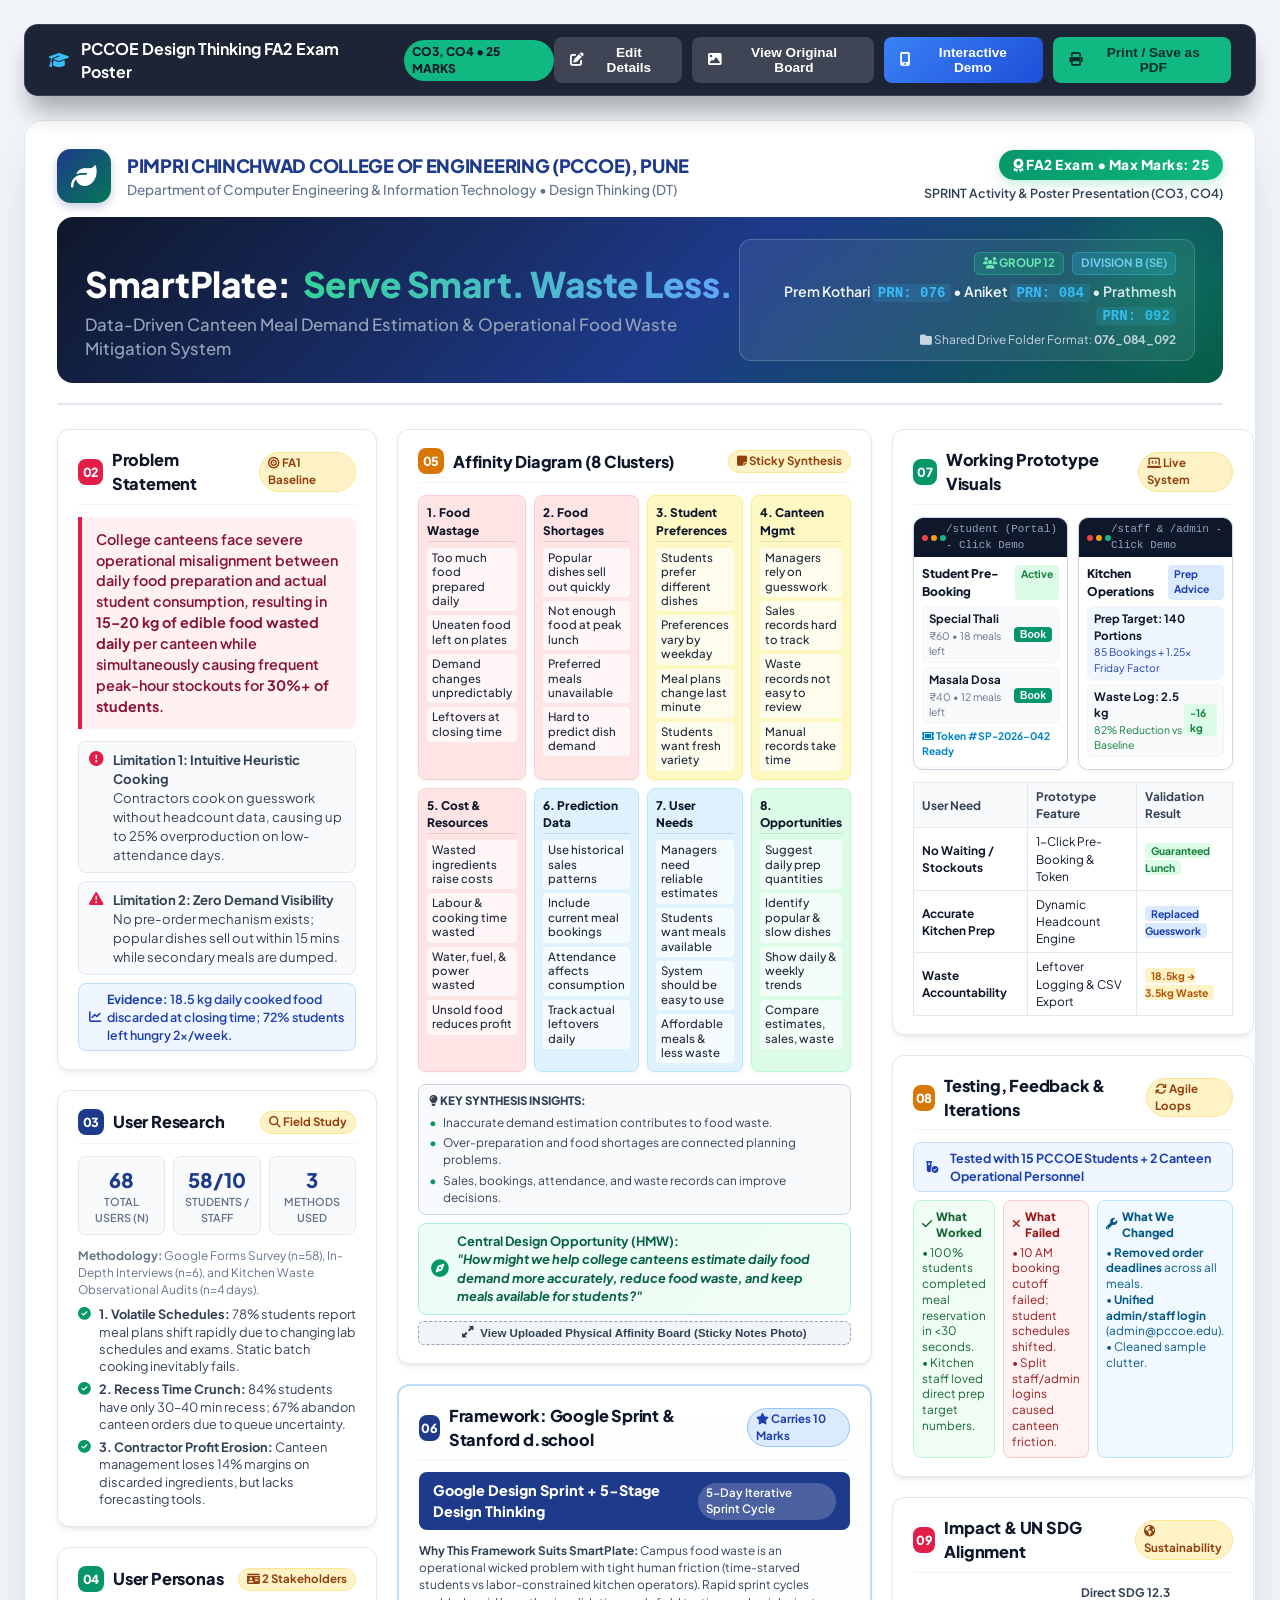
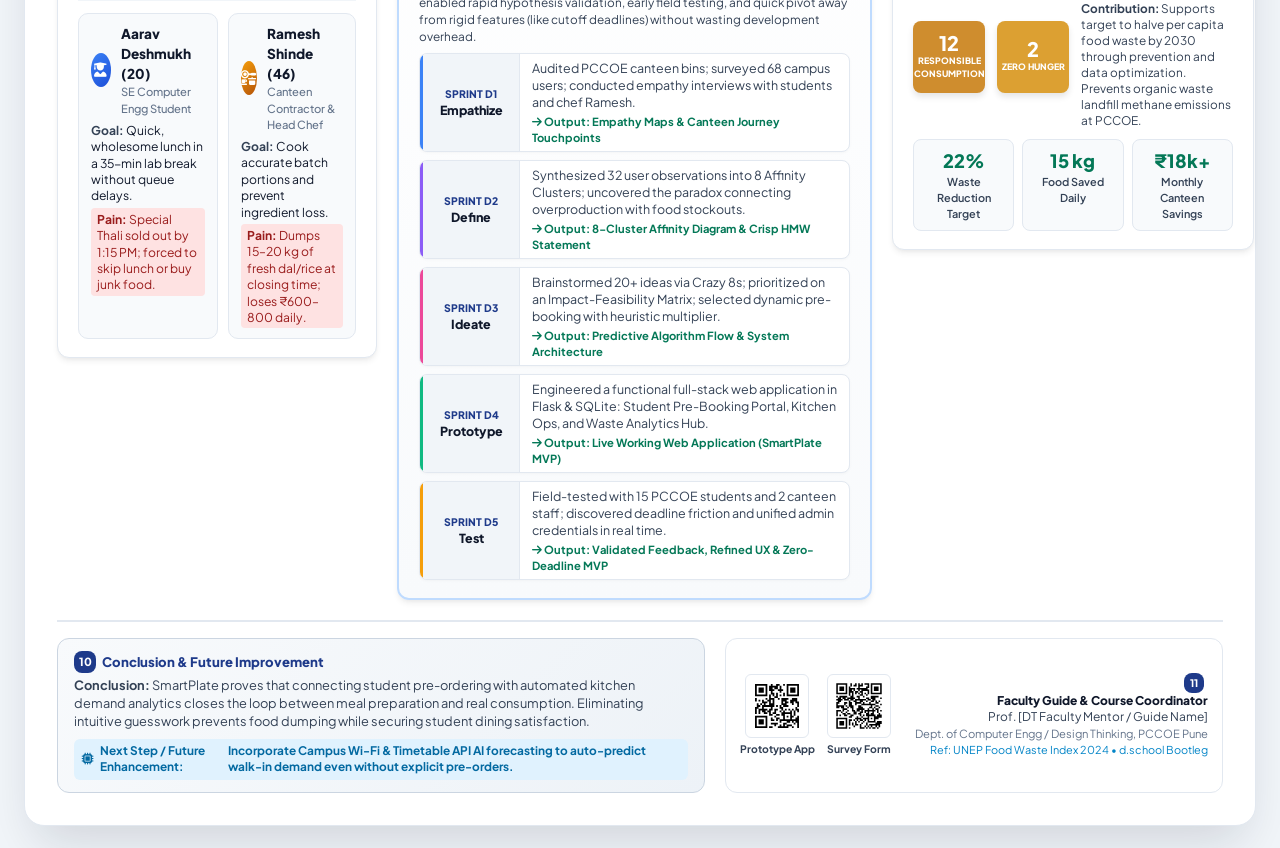
<file: poster.html>
<!DOCTYPE html>
<html lang="en">
<head>
  <meta charset="UTF-8" />
  <meta name="viewport" content="width=device-width, initial-scale=1.0" />
  <title>SmartPlate | FA2 Design Thinking Poster & Interactive Prototype</title>
  <link rel="preconnect" href="https://fonts.googleapis.com" />
  <link rel="preconnect" href="https://fonts.gstatic.com" crossorigin />
  <link href="https://fonts.googleapis.com/css2?family=Plus+Jakarta+Sans:wght@400;500;600;700;800&family=Inter:wght@400;500;600;700&display=swap" rel="stylesheet" />
  <link rel="stylesheet" href="https://cdnjs.cloudflare.com/ajax/libs/font-awesome/6.5.2/css/all.min.css" />
  <style>
    :root {
      --primary: #1e3a8a;
      --primary-light: #3b82f6;
      --primary-subtle: #eff6ff;
      --emerald: #059669;
      --emerald-dark: #047857;
      --emerald-subtle: #ecfdf5;
      --amber: #d97706;
      --amber-subtle: #fffbeb;
      --rose: #e11d48;
      --rose-subtle: #fff1f2;
      --dark: #0f172a;
      --slate: #334155;
      --muted: #64748b;
      --border: #e2e8f0;
      --card-bg: #ffffff;
      --bg: #f1f5f9;
      --shadow: 0 4px 6px -1px rgba(0, 0, 0, 0.07), 0 2px 4px -2px rgba(0, 0, 0, 0.05);
      --shadow-lg: 0 10px 15px -3px rgba(0, 0, 0, 0.08), 0 4px 6px -4px rgba(0, 0, 0, 0.04);
      --radius: 12px;
      --radius-sm: 8px;
    }

    * { box-sizing: border-box; margin: 0; padding: 0; }
    body {
      font-family: 'Plus Jakarta Sans', 'Inter', -apple-system, BlinkMacSystemFont, sans-serif;
      background: var(--bg);
      color: var(--dark);
      line-height: 1.45;
      padding: 24px;
      min-width: 1200px;
    }

    /* Floating Toolbar (Hidden in Print) */
    .poster-toolbar {
      position: sticky;
      top: 16px;
      z-index: 1000;
      display: flex;
      justify-content: space-between;
      align-items: center;
      background: rgba(15, 23, 42, 0.94);
      backdrop-filter: blur(12px);
      color: #fff;
      padding: 12px 24px;
      border-radius: 14px;
      box-shadow: 0 20px 25px -5px rgba(0,0,0,0.3);
      margin-bottom: 24px;
      max-width: 1680px;
      margin-left: auto;
      margin-right: auto;
      border: 1px solid rgba(255,255,255,0.12);
    }
    .toolbar-title {
      display: flex;
      align-items: center;
      gap: 12px;
      font-weight: 700;
      font-size: 1rem;
    }
    .toolbar-title span.badge {
      background: #10b981;
      color: #0f172a;
      font-size: 0.75rem;
      font-weight: 800;
      padding: 3px 8px;
      border-radius: 999px;
    }
    .toolbar-actions {
      display: flex;
      gap: 10px;
    }
    .btn {
      display: inline-flex;
      align-items: center;
      gap: 8px;
      padding: 8px 16px;
      border-radius: 8px;
      font-weight: 600;
      font-size: 0.85rem;
      cursor: pointer;
      text-decoration: none;
      border: none;
      transition: all 0.2s;
    }
    .btn-primary { background: #10b981; color: #042f2e; }
    .btn-primary:hover { background: #34d399; transform: translateY(-1px); }
    .btn-secondary { background: rgba(255,255,255,0.15); color: #fff; }
    .btn-secondary:hover { background: rgba(255,255,255,0.25); }
    .btn-demo { background: linear-gradient(135deg, #3b82f6, #1d4ed8); color: #fff; }
    .btn-demo:hover { background: linear-gradient(135deg, #60a5fa, #2563eb); }
    .btn-outline { background: transparent; color: #94a3b8; border: 1px solid #475569; }
    .btn-outline:hover { color: #fff; border-color: #94a3b8; }

    /* Poster Main Container */
    .poster-container {
      max-width: 1680px;
      margin: 0 auto;
      background: #ffffff;
      border-radius: 20px;
      box-shadow: 0 25px 50px -12px rgba(15, 23, 42, 0.15);
      border: 1px solid var(--border);
      padding: 28px 32px 32px;
      position: relative;
    }

    /* SECTION 1: HEADER & TITLE */
    .poster-header {
      border-bottom: 2px solid #e2e8f0;
      padding-bottom: 20px;
      margin-bottom: 24px;
    }
    .header-top {
      display: flex;
      justify-content: space-between;
      align-items: center;
      margin-bottom: 14px;
    }
    .inst-brand {
      display: flex;
      align-items: center;
      gap: 16px;
    }
    .inst-logo {
      width: 54px;
      height: 54px;
      background: linear-gradient(135deg, #1e3a8a, #047857);
      color: white;
      border-radius: 14px;
      display: grid;
      place-items: center;
      font-size: 1.6rem;
      box-shadow: 0 4px 10px rgba(30,58,138,0.25);
    }
    .inst-details h3 {
      font-size: 1.15rem;
      font-weight: 800;
      color: var(--primary);
      letter-spacing: -0.3px;
    }
    .inst-details p {
      font-size: 0.85rem;
      color: var(--muted);
      font-weight: 500;
    }
    .exam-tag {
      text-align: right;
    }
    .exam-tag .pill-marks {
      display: inline-block;
      background: linear-gradient(135deg, #059669, #10b981);
      color: white;
      font-weight: 800;
      font-size: 0.85rem;
      padding: 5px 14px;
      border-radius: 999px;
      box-shadow: 0 4px 12px rgba(16, 185, 129, 0.25);
      letter-spacing: 0.5px;
    }
    .exam-tag p {
      font-size: 0.78rem;
      color: var(--slate);
      margin-top: 4px;
      font-weight: 600;
    }

    .project-banner {
      display: flex;
      justify-content: space-between;
      align-items: flex-end;
      background: linear-gradient(135deg, #0f172a 0%, #1e3a8a 55%, #065f46 100%);
      color: white;
      padding: 22px 28px;
      border-radius: 16px;
      position: relative;
      overflow: hidden;
    }
    .project-banner::after {
      content: "";
      position: absolute;
      top: -50px;
      right: -50px;
      width: 220px;
      height: 220px;
      background: radial-gradient(circle, rgba(16,185,129,0.25) 0%, rgba(255,255,255,0) 70%);
      border-radius: 50%;
      pointer-events: none;
    }
    .title-area h1 {
      font-size: 2.2rem;
      font-weight: 800;
      letter-spacing: -0.5px;
      display: flex;
      align-items: center;
      gap: 12px;
    }
    .title-area h1 span.highlight {
      background: linear-gradient(90deg, #34d399, #60a5fa);
      -webkit-background-clip: text;
      -webkit-text-fill-color: transparent;
    }
    .title-area .tagline {
      font-size: 1.05rem;
      font-weight: 500;
      color: #94a3b8;
      margin-top: 4px;
    }
    .team-card {
      background: rgba(255,255,255,0.08);
      backdrop-filter: blur(8px);
      border: 1px solid rgba(255,255,255,0.18);
      border-radius: 12px;
      padding: 12px 18px;
      text-align: right;
      min-width: 380px;
    }
    .team-meta {
      display: flex;
      justify-content: flex-end;
      gap: 8px;
      margin-bottom: 6px;
    }
    .team-badge {
      background: rgba(16, 185, 129, 0.25);
      border: 1px solid rgba(52, 211, 153, 0.4);
      color: #6ee7b7;
      font-size: 0.72rem;
      font-weight: 700;
      padding: 2px 8px;
      border-radius: 6px;
    }
    .team-members-list {
      font-size: 0.88rem;
      font-weight: 600;
      color: #f1f5f9;
      line-height: 1.5;
    }
    .prn-code {
      color: #38bdf8;
      font-family: monospace;
      font-weight: 700;
      background: rgba(56, 189, 248, 0.15);
      padding: 1px 6px;
      border-radius: 4px;
    }
    .drive-folder-note {
      font-size: 0.74rem;
      color: #cbd5e1;
      margin-top: 4px;
    }

    /* POSTER GRID LAYOUT: 3 COLUMNS */
    .poster-grid {
      display: grid;
      grid-template-columns: 1fr 1.05fr 0.95fr;
      gap: 20px;
    }
    .poster-column {
      display: flex;
      flex-direction: column;
      gap: 20px;
    }

    /* CARD STYLING */
    .card {
      background: var(--card-bg);
      border: 1px solid var(--border);
      border-radius: var(--radius);
      padding: 18px 20px;
      box-shadow: var(--shadow);
      position: relative;
    }
    .card-header {
      display: flex;
      align-items: center;
      justify-content: space-between;
      margin-bottom: 12px;
      padding-bottom: 8px;
      border-bottom: 1.5px solid #f1f5f9;
    }
    .card-title {
      font-size: 1.02rem;
      font-weight: 800;
      color: var(--dark);
      display: flex;
      align-items: center;
      gap: 9px;
      letter-spacing: -0.2px;
    }
    .num-pill {
      width: 26px;
      height: 26px;
      background: var(--primary);
      color: white;
      border-radius: 8px;
      display: grid;
      place-items: center;
      font-size: 0.78rem;
      font-weight: 800;
    }
    .num-pill.green { background: var(--emerald); }
    .num-pill.amber { background: var(--amber); }
    .num-pill.rose { background: var(--rose); }
    .marks-badge {
      font-size: 0.72rem;
      font-weight: 700;
      background: #fef3c7;
      color: #92400e;
      border: 1px solid #fde68a;
      padding: 2px 8px;
      border-radius: 999px;
    }

    /* SECTION 2: PROBLEM STATEMENT */
    .statement-box {
      background: #fff1f2;
      border-left: 4px solid var(--rose);
      padding: 12px 14px;
      border-radius: 0 var(--radius-sm) var(--radius-sm) 0;
      font-size: 0.9rem;
      font-weight: 600;
      color: #881337;
      margin-bottom: 12px;
    }
    .limitations-list {
      display: flex;
      flex-direction: column;
      gap: 8px;
    }
    .limitation-item {
      display: flex;
      gap: 10px;
      font-size: 0.82rem;
      color: var(--slate);
      background: #f8fafc;
      padding: 8px 10px;
      border-radius: 8px;
      border: 1px solid #e2e8f0;
    }
    .limitation-item i {
      color: var(--rose);
      margin-top: 2px;
      font-size: 0.9rem;
    }
    .evidence-pill {
      margin-top: 8px;
      background: #eff6ff;
      border: 1px solid #bfdbfe;
      color: #1e40af;
      padding: 6px 10px;
      border-radius: 8px;
      font-size: 0.78rem;
      font-weight: 600;
      display: flex;
      align-items: center;
      gap: 6px;
    }

    /* SECTION 3: USER RESEARCH */
    .research-stats {
      display: grid;
      grid-template-columns: repeat(3, 1fr);
      gap: 8px;
      margin-bottom: 12px;
    }
    .stat-card {
      background: #f8fafc;
      border: 1px solid #e2e8f0;
      border-radius: 8px;
      padding: 8px;
      text-align: center;
    }
    .stat-card .val {
      font-size: 1.25rem;
      font-weight: 800;
      color: var(--primary);
    }
    .stat-card .lbl {
      font-size: 0.68rem;
      color: var(--muted);
      font-weight: 600;
      text-transform: uppercase;
    }
    .findings-list {
      display: flex;
      flex-direction: column;
      gap: 6px;
    }
    .finding-item {
      display: flex;
      align-items: flex-start;
      gap: 8px;
      font-size: 0.8rem;
      color: var(--slate);
      line-height: 1.35;
    }
    .finding-item i {
      color: var(--emerald);
      margin-top: 2px;
      font-size: 0.8rem;
    }

    /* SECTION 4: PERSONAS */
    .personas-grid {
      display: grid;
      grid-template-columns: 1fr 1fr;
      gap: 10px;
    }
    .persona-card {
      background: #f8fafc;
      border: 1px solid #e2e8f0;
      border-radius: 10px;
      padding: 10px 12px;
    }
    .persona-header {
      display: flex;
      align-items: center;
      gap: 10px;
      margin-bottom: 6px;
    }
    .persona-avatar {
      width: 34px;
      height: 34px;
      border-radius: 50%;
      display: grid;
      place-items: center;
      color: white;
      font-size: 0.9rem;
      font-weight: 700;
    }
    .persona-avatar.student { background: linear-gradient(135deg, #3b82f6, #1d4ed8); }
    .persona-avatar.manager { background: linear-gradient(135deg, #f59e0b, #b45309); }
    .persona-name {
      font-size: 0.85rem;
      font-weight: 800;
      color: var(--dark);
    }
    .persona-role {
      font-size: 0.7rem;
      color: var(--muted);
      font-weight: 500;
    }
    .persona-body {
      font-size: 0.76rem;
      line-height: 1.35;
    }
    .p-tag {
      font-weight: 700;
      color: var(--slate);
    }
    .pain-point {
      color: #991b1b;
      background: #fee2e2;
      padding: 3px 6px;
      border-radius: 4px;
      margin-top: 4px;
      display: block;
    }

    /* SECTION 5: AFFINITY DIAGRAM */
    .affinity-board {
      display: grid;
      grid-template-columns: repeat(4, 1fr);
      gap: 8px;
      margin-bottom: 12px;
    }
    .sticky-cluster {
      border-radius: 8px;
      padding: 8px;
      font-size: 0.72rem;
      display: flex;
      flex-direction: column;
      gap: 4px;
      min-height: 110px;
      box-shadow: 0 2px 4px rgba(0,0,0,0.04);
      border: 1px solid rgba(0,0,0,0.06);
    }
    .sticky-cluster.pink { background: #ffe4e6; border-color: #fecdd3; }
    .sticky-cluster.yellow { background: #fef9c3; border-color: #fef08a; }
    .sticky-cluster.blue { background: #e0f2fe; border-color: #bae6fd; }
    .sticky-cluster.green { background: #dcfce7; border-color: #bbf7d0; }
    .cluster-title {
      font-weight: 800;
      font-size: 0.74rem;
      margin-bottom: 2px;
      color: var(--dark);
      border-bottom: 1px solid rgba(0,0,0,0.1);
      padding-bottom: 2px;
    }
    .cluster-note {
      background: rgba(255,255,255,0.7);
      padding: 3px 5px;
      border-radius: 4px;
      color: #1e293b;
      line-height: 1.25;
      font-weight: 500;
    }
    .insights-strip {
      background: #f8fafc;
      border: 1px solid #cbd5e1;
      border-radius: 8px;
      padding: 8px 10px;
      margin-bottom: 8px;
    }
    .insights-strip h5 {
      font-size: 0.72rem;
      font-weight: 800;
      color: var(--slate);
      text-transform: uppercase;
      margin-bottom: 4px;
    }
    .insights-strip ul {
      list-style: none;
      display: flex;
      flex-direction: column;
      gap: 3px;
    }
    .insights-strip li {
      font-size: 0.74rem;
      color: #334155;
      display: flex;
      gap: 6px;
    }
    .insights-strip li::before {
      content: "•";
      color: var(--emerald);
      font-weight: bold;
    }
    .hmw-box {
      background: linear-gradient(135deg, #ecfdf5, #f0fdf4);
      border: 1.5px solid #a7f3d0;
      border-radius: 8px;
      padding: 8px 12px;
      font-size: 0.8rem;
      font-weight: 700;
      color: #065f46;
      display: flex;
      align-items: center;
      gap: 8px;
    }
    .view-original-btn {
      margin-top: 6px;
      width: 100%;
      background: #f1f5f9;
      border: 1px dashed #94a3b8;
      padding: 5px;
      font-size: 0.72rem;
      font-weight: 600;
      color: var(--slate);
      border-radius: 6px;
      cursor: pointer;
      display: flex;
      align-items: center;
      justify-content: center;
      gap: 6px;
    }
    .view-original-btn:hover {
      background: #e2e8f0;
      color: var(--dark);
    }

    /* SECTION 6: FRAMEWORK USED (10 MARKS) */
    .framework-card {
      border: 2px solid #bfdbfe;
      background: linear-gradient(180deg, #ffffff 0%, #f8fafc 100%);
    }
    .framework-hero {
      display: flex;
      justify-content: space-between;
      align-items: center;
      background: #1e3a8a;
      color: white;
      padding: 8px 14px;
      border-radius: 8px;
      margin-bottom: 12px;
    }
    .framework-hero h4 {
      font-size: 0.9rem;
      font-weight: 800;
    }
    .framework-hero span {
      font-size: 0.72rem;
      background: rgba(255,255,255,0.2);
      padding: 2px 8px;
      border-radius: 999px;
      font-weight: 600;
    }
    .framework-stages {
      display: flex;
      flex-direction: column;
      gap: 8px;
    }
    .stage-item {
      display: flex;
      background: #ffffff;
      border: 1px solid #e2e8f0;
      border-radius: 8px;
      overflow: hidden;
      box-shadow: 0 1px 3px rgba(0,0,0,0.03);
    }
    .stage-badge {
      width: 100px;
      background: #f1f5f9;
      border-right: 1px solid #e2e8f0;
      display: flex;
      flex-direction: column;
      justify-content: center;
      align-items: center;
      padding: 6px;
      text-align: center;
    }
    .stage-badge .s-num {
      font-size: 0.65rem;
      font-weight: 800;
      color: var(--primary);
      text-transform: uppercase;
    }
    .stage-badge .s-name {
      font-size: 0.78rem;
      font-weight: 800;
      color: var(--dark);
    }
    .stage-badge.s1 { border-left: 3px solid #3b82f6; }
    .stage-badge.s2 { border-left: 3px solid #8b5cf6; }
    .stage-badge.s3 { border-left: 3px solid #ec4899; }
    .stage-badge.s4 { border-left: 3px solid #10b981; }
    .stage-badge.s5 { border-left: 3px solid #f59e0b; }
    .stage-content {
      padding: 6px 12px;
      font-size: 0.78rem;
      flex: 1;
      display: flex;
      flex-direction: column;
      justify-content: center;
    }
    .stage-content p { color: var(--slate); line-height: 1.35; }
    .stage-output {
      font-size: 0.7rem;
      font-weight: 700;
      color: var(--emerald-dark);
      margin-top: 2px;
    }

    /* SECTION 7: PROTOTYPE & USER NEEDS */
    .prototype-grid {
      display: grid;
      grid-template-columns: 1fr 1fr;
      gap: 10px;
      margin-bottom: 12px;
    }
    .proto-preview-box {
      border: 1px solid #cbd5e1;
      border-radius: 10px;
      background: #f8fafc;
      overflow: hidden;
      box-shadow: 0 2px 4px rgba(0,0,0,0.04);
      cursor: pointer;
      transition: transform 0.15s;
    }
    .proto-preview-box:hover {
      transform: translateY(-2px);
      border-color: #3b82f6;
    }
    .proto-bar {
      background: #0f172a;
      color: #94a3b8;
      font-size: 0.68rem;
      padding: 4px 8px;
      display: flex;
      justify-content: space-between;
      align-items: center;
      font-family: monospace;
    }
    .proto-bar .dots {
      display: flex;
      gap: 3px;
    }
    .proto-bar .dots span {
      width: 6px;
      height: 6px;
      border-radius: 50%;
      display: inline-block;
    }
    .dots span:nth-child(1) { background: #ef4444; }
    .dots span:nth-child(2) { background: #f59e0b; }
    .dots span:nth-child(3) { background: #10b981; }
    .proto-screen-mock {
      padding: 8px;
      font-size: 0.72rem;
      background: #ffffff;
      min-height: 115px;
    }
    .mock-header {
      font-weight: 800;
      color: var(--dark);
      display: flex;
      justify-content: space-between;
      margin-bottom: 6px;
      font-size: 0.75rem;
    }
    .mock-pill {
      font-size: 0.65rem;
      padding: 1px 6px;
      border-radius: 4px;
      font-weight: 700;
    }
    .mock-pill.green { background: #dcfce7; color: #15803d; }
    .mock-pill.blue { background: #dbeafe; color: #1e40af; }
    .mock-pill.amber { background: #fef3c7; color: #b45309; }
    .mock-item-row {
      display: flex;
      justify-content: space-between;
      align-items: center;
      padding: 4px 6px;
      background: #f8fafc;
      border-radius: 6px;
      margin-bottom: 4px;
      border: 1px solid #f1f5f9;
    }
    .mock-btn {
      background: #059669;
      color: white;
      border: none;
      padding: 2px 6px;
      border-radius: 4px;
      font-size: 0.65rem;
      font-weight: 700;
    }
    .proto-mapping-table {
      width: 100%;
      border-collapse: collapse;
      font-size: 0.74rem;
      margin-top: 6px;
    }
    .proto-mapping-table th, .proto-mapping-table td {
      border: 1px solid #e2e8f0;
      padding: 5px 8px;
      text-align: left;
    }
    .proto-mapping-table th {
      background: #f8fafc;
      font-weight: 700;
      color: var(--slate);
    }
    .proto-mapping-table td {
      background: #ffffff;
    }

    /* SECTION 8: TESTING & FEEDBACK */
    .testing-cohort {
      display: flex;
      align-items: center;
      gap: 12px;
      background: #eff6ff;
      border: 1px solid #bfdbfe;
      padding: 6px 12px;
      border-radius: 8px;
      font-size: 0.78rem;
      font-weight: 700;
      color: #1e40af;
      margin-bottom: 8px;
    }
    .test-feedback-grid {
      display: grid;
      grid-template-columns: 1fr 1fr 1.1fr;
      gap: 8px;
    }
    .tf-box {
      border-radius: 8px;
      padding: 8px;
      font-size: 0.73rem;
      line-height: 1.35;
    }
    .tf-box h6 {
      font-size: 0.72rem;
      font-weight: 800;
      margin-bottom: 4px;
      display: flex;
      align-items: center;
      gap: 4px;
    }
    .tf-box.worked { background: #f0fdf4; border: 1px solid #bbf7d0; color: #166534; }
    .tf-box.failed { background: #fef2f2; border: 1px solid #fecaca; color: #991b1b; }
    .tf-box.changed { background: #f0f9ff; border: 1px solid #bae6fd; color: #075985; }

    /* SECTION 9: IMPACT & SDG */
    .sdg-flex {
      display: flex;
      align-items: center;
      gap: 12px;
      margin-bottom: 10px;
    }
    .sdg-badge-tile {
      width: 72px;
      height: 72px;
      background: #bf8b2e;
      color: white;
      border-radius: 8px;
      display: flex;
      flex-direction: column;
      justify-content: center;
      align-items: center;
      text-align: center;
      padding: 4px;
      box-shadow: 0 4px 6px rgba(0,0,0,0.1);
      flex-shrink: 0;
    }
    .sdg-badge-tile.sdg12 { background: #cf8d2e; }
    .sdg-badge-tile.sdg2 { background: #dca032; }
    .sdg-badge-tile .num { font-size: 1.25rem; font-weight: 800; line-height: 1; }
    .sdg-badge-tile .txt { font-size: 0.55rem; font-weight: 800; text-transform: uppercase; margin-top: 2px; }
    .impact-metrics {
      display: grid;
      grid-template-columns: repeat(3, 1fr);
      gap: 8px;
    }
    .imp-card {
      background: #f8fafc;
      border: 1px solid #e2e8f0;
      border-radius: 8px;
      padding: 8px;
      text-align: center;
    }
    .imp-card .imp-val {
      font-size: 1.15rem;
      font-weight: 800;
      color: var(--emerald-dark);
    }
    .imp-card .imp-lbl {
      font-size: 0.68rem;
      color: var(--slate);
      font-weight: 600;
    }

    /* SECTION 10 & 11: FOOTER STRIP */
    .poster-footer-strip {
      display: grid;
      grid-template-columns: 1.3fr 1fr;
      gap: 20px;
      margin-top: 20px;
      padding-top: 16px;
      border-top: 2px solid #e2e8f0;
    }
    .conclusion-box {
      background: linear-gradient(135deg, #f8fafc, #edf2f7);
      border: 1px solid #cbd5e1;
      border-radius: var(--radius);
      padding: 12px 16px;
      font-size: 0.8rem;
      line-height: 1.4;
      display: flex;
      flex-direction: column;
      justify-content: center;
    }
    .conclusion-box h5 {
      font-size: 0.82rem;
      font-weight: 800;
      color: var(--primary);
      margin-bottom: 4px;
      display: flex;
      align-items: center;
      gap: 6px;
    }
    .conclusion-box p {
      color: var(--slate);
      margin-bottom: 4px;
    }
    .next-step-pill {
      display: inline-flex;
      align-items: center;
      gap: 6px;
      font-size: 0.74rem;
      font-weight: 700;
      color: #0369a1;
      background: #e0f2fe;
      padding: 4px 8px;
      border-radius: 6px;
      margin-top: 4px;
    }
    .ref-qr-box {
      background: #ffffff;
      border: 1px solid var(--border);
      border-radius: var(--radius);
      padding: 10px 14px;
      display: flex;
      align-items: center;
      justify-content: space-between;
      gap: 12px;
    }
    .qr-group {
      display: flex;
      gap: 12px;
      align-items: center;
    }
    .qr-item {
      text-align: center;
    }
    .qr-item img {
      width: 64px;
      height: 64px;
      border: 1px solid #e2e8f0;
      border-radius: 6px;
      background: white;
      padding: 2px;
      display: block;
      margin: 0 auto;
    }
    .qr-item span {
      font-size: 0.65rem;
      font-weight: 700;
      color: var(--slate);
      display: block;
      margin-top: 3px;
    }
    .guide-info {
      font-size: 0.75rem;
      color: var(--slate);
      text-align: right;
      line-height: 1.35;
    }
    .guide-info strong {
      color: var(--dark);
      font-weight: 800;
      display: block;
    }

    /* MODAL OVERLAYS */
    .modal-overlay {
      display: none;
      position: fixed;
      top: 0; left: 0; right: 0; bottom: 0;
      background: rgba(0,0,0,0.85);
      z-index: 2000;
      padding: 24px;
      place-items: center;
    }
    .modal-content {
      background: white;
      border-radius: 14px;
      max-width: 1200px;
      width: 95%;
      max-height: 90vh;
      overflow-y: auto;
      padding: 20px;
      position: relative;
    }
    .modal-close {
      position: absolute;
      top: 14px;
      right: 18px;
      font-size: 1.5rem;
      font-weight: 800;
      cursor: pointer;
      border: none;
      background: none;
      color: #64748b;
    }
    .modal-content img {
      width: 100%;
      height: auto;
      border-radius: 8px;
      border: 1px solid #e2e8f0;
      margin-top: 10px;
    }

    /* INTERACTIVE PROTOTYPE MODAL */
    .proto-modal-content {
      max-width: 860px;
      width: 95%;
      background: #f8fafc;
      border-radius: 16px;
      padding: 0;
      overflow: hidden;
    }
    .proto-nav {
      background: #0f172a;
      color: white;
      padding: 12px 18px;
      display: flex;
      justify-content: space-between;
      align-items: center;
    }
    .proto-tabs {
      display: flex;
      gap: 6px;
      background: #1e293b;
      padding: 4px;
      border-radius: 8px;
    }
    .proto-tab-btn {
      background: transparent;
      color: #94a3b8;
      border: none;
      padding: 6px 14px;
      border-radius: 6px;
      font-size: 0.8rem;
      font-weight: 700;
      cursor: pointer;
    }
    .proto-tab-btn.active {
      background: #10b981;
      color: #064e3b;
    }
    .proto-view {
      padding: 24px;
      display: none;
    }
    .proto-view.active {
      display: block;
    }

    /* PRINT STYLES: OPTIMIZED FOR A3 LANDSCAPE PDF */
    @media print {
      @page {
        size: A3 landscape;
        margin: 6mm;
      }
      body {
        background: #ffffff !important;
        padding: 0 !important;
        min-width: unset !important;
        -webkit-print-color-adjust: exact !important;
        print-color-adjust: exact !important;
      }
      .poster-toolbar, .no-print {
        display: none !important;
      }
      .poster-container {
        border: none !important;
        box-shadow: none !important;
        padding: 4px !important;
        max-width: 100% !important;
        border-radius: 0 !important;
      }
      .poster-grid {
        gap: 14px !important;
      }
      .card {
        box-shadow: none !important;
        border: 1px solid #cbd5e1 !important;
        break-inside: avoid;
      }
    }
  </style>
</head>
<body>

  <!-- FLOATING ACTION TOOLBAR (Hidden in Print) -->
  <aside class="poster-toolbar no-print" aria-label="Poster Presentation Controls">
    <div class="toolbar-title">
      <i class="fa-solid fa-graduation-cap" style="color: #38bdf8;"></i>
      <span>PCCOE Design Thinking FA2 Exam Poster</span>
      <span class="badge">CO3, CO4 • 25 MARKS</span>
    </div>
    <div class="toolbar-actions">
      <button class="btn btn-secondary" onclick="toggleEditMode()" title="Edit PRNs, student names, or faculty guide">
        <i class="fa-solid fa-pen-to-square"></i> <span id="edit-btn-text">Edit Details</span>
      </button>
      <button class="btn btn-secondary" onclick="openAffinityModal()" title="View uploaded physical sticky board">
        <i class="fa-solid fa-image"></i> View Original Board
      </button>
      <button class="btn btn-demo" onclick="openPrototypeModal()" title="Open Interactive Prototype Simulator">
        <i class="fa-solid fa-mobile-screen-button"></i> <strong>Interactive Demo</strong>
      </button>
      <button class="btn btn-primary" onclick="window.print()" title="Export or print as A3 Landscape PDF">
        <i class="fa-solid fa-print"></i> <strong>Print / Save as PDF</strong>
      </button>
    </div>
  </aside>

  <!-- POSTER CANVAS -->
  <main class="poster-container">

    <!-- 1. TITLE AND TEAM (Required Section 1) -->
    <header class="poster-header">
      <div class="header-top">
        <div class="inst-brand">
          <div class="inst-logo">
            <i class="fa-solid fa-leaf"></i>
          </div>
          <div class="inst-details">
            <h3>PIMPRI CHINCHWAD COLLEGE OF ENGINEERING (PCCOE), PUNE</h3>
            <p>Department of Computer Engineering & Information Technology • Design Thinking (DT)</p>
          </div>
        </div>
        <div class="exam-tag">
          <span class="pill-marks"><i class="fa-solid fa-award"></i> FA2 Exam • Max Marks: 25</span>
          <p>SPRINT Activity & Poster Presentation (CO3, CO4)</p>
        </div>
      </div>

      <div class="project-banner">
        <div class="title-area">
          <h1>SmartPlate: <span class="highlight">Serve Smart. Waste Less.</span></h1>
          <p class="tagline">Data-Driven Canteen Meal Demand Estimation & Operational Food Waste Mitigation System</p>
        </div>
        <div class="team-card">
          <div class="team-meta">
            <span class="team-badge"><i class="fa-solid fa-users"></i> GROUP 12</span>
            <span class="team-badge" style="background: rgba(56, 189, 248, 0.2); border-color: rgba(56, 189, 248, 0.4); color: #7dd3fc;">DIVISION B (SE)</span>
          </div>
          <div class="team-members-list editable-zone" id="team-members-content">
            Prem Kothari <span class="prn-code">PRN: 076</span> • 
            Aniket <span class="prn-code">PRN: 084</span> • 
            Prathmesh <span class="prn-code">PRN: 092</span>
          </div>
          <div class="drive-folder-note">
            <i class="fa-solid fa-folder"></i> Shared Drive Folder Format: <strong>076_084_092</strong>
          </div>
        </div>
      </div>
    </header>

    <!-- MAIN 3-COLUMN ACADEMIC POSTER GRID -->
    <div class="poster-grid">

      <!-- COLUMN 1: PROBLEM, RESEARCH, PERSONAS -->
      <div class="poster-column">

        <!-- 2. PROBLEM STATEMENT (Required Section 2) -->
        <section class="card" aria-labelledby="problem-heading">
          <div class="card-header">
            <h2 class="card-title" id="problem-heading">
              <span class="num-pill rose">02</span> Problem Statement
            </h2>
            <span class="marks-badge"><i class="fa-solid fa-bullseye"></i> FA1 Baseline</span>
          </div>
          <div class="statement-box">
            College canteens face severe operational misalignment between daily food preparation and actual student consumption, resulting in <strong>15–20 kg of edible food wasted daily</strong> per canteen while simultaneously causing frequent peak-hour stockouts for <strong>30%+ of students</strong>.
          </div>
          <div class="limitations-list">
            <div class="limitation-item">
              <i class="fa-solid fa-circle-exclamation"></i>
              <div>
                <strong>Limitation 1: Intuitive Heuristic Cooking</strong>
                <p>Contractors cook on guesswork without headcount data, causing up to 25% overproduction on low-attendance days.</p>
              </div>
            </div>
            <div class="limitation-item">
              <i class="fa-solid fa-triangle-exclamation"></i>
              <div>
                <strong>Limitation 2: Zero Demand Visibility</strong>
                <p>No pre-order mechanism exists; popular dishes sell out within 15 mins while secondary meals are dumped.</p>
              </div>
            </div>
          </div>
          <div class="evidence-pill">
            <i class="fa-solid fa-chart-line"></i>
            <span><strong>Evidence:</strong> 18.5 kg daily cooked food discarded at closing time; 72% students left hungry 2x/week.</span>
          </div>
        </section>

        <!-- 3. USER RESEARCH (Required Section 3) -->
        <section class="card" aria-labelledby="research-heading">
          <div class="card-header">
            <h2 class="card-title" id="research-heading">
              <span class="num-pill">03</span> User Research
            </h2>
            <span class="marks-badge"><i class="fa-solid fa-magnifying-glass"></i> Field Study</span>
          </div>
          <div class="research-stats">
            <div class="stat-card">
              <div class="val">68</div>
              <div class="lbl">Total Users (N)</div>
            </div>
            <div class="stat-card">
              <div class="val">58/10</div>
              <div class="lbl">Students / Staff</div>
            </div>
            <div class="stat-card">
              <div class="val">3</div>
              <div class="lbl">Methods Used</div>
            </div>
          </div>
          <div style="font-size: 0.74rem; color: var(--muted); margin-bottom: 8px;">
            <strong>Methodology:</strong> Google Forms Survey (n=58), In-Depth Interviews (n=6), and Kitchen Waste Observational Audits (n=4 days).
          </div>
          <div class="findings-list">
            <div class="finding-item">
              <i class="fa-solid fa-circle-check"></i>
              <span><strong>1. Volatile Schedules:</strong> 78% students report meal plans shift rapidly due to changing lab schedules and exams. Static batch cooking inevitably fails.</span>
            </div>
            <div class="finding-item">
              <i class="fa-solid fa-circle-check"></i>
              <span><strong>2. Recess Time Crunch:</strong> 84% students have only 30–40 min recess; 67% abandon canteen orders due to queue uncertainty.</span>
            </div>
            <div class="finding-item">
              <i class="fa-solid fa-circle-check"></i>
              <span><strong>3. Contractor Profit Erosion:</strong> Canteen management loses 14% margins on discarded ingredients, but lacks forecasting tools.</span>
            </div>
          </div>
        </section>

        <!-- 4. PERSONAS (Required Section 4) -->
        <section class="card" aria-labelledby="personas-heading">
          <div class="card-header">
            <h2 class="card-title" id="personas-heading">
              <span class="num-pill green">04</span> User Personas
            </h2>
            <span class="marks-badge"><i class="fa-solid fa-id-card"></i> 2 Stakeholders</span>
          </div>
          <div class="personas-grid">
            <div class="persona-card">
              <div class="persona-header">
                <div class="persona-avatar student"><i class="fa-solid fa-user-graduate"></i></div>
                <div>
                  <div class="persona-name">Aarav Deshmukh (20)</div>
                  <div class="persona-role">SE Computer Engg Student</div>
                </div>
              </div>
              <div class="persona-body">
                <p><span class="p-tag">Goal:</span> Quick, wholesome lunch in a 35-min lab break without queue delays.</p>
                <span class="pain-point"><strong>Pain:</strong> Special Thali sold out by 1:15 PM; forced to skip lunch or buy junk food.</span>
              </div>
            </div>

            <div class="persona-card">
              <div class="persona-header">
                <div class="persona-avatar manager"><i class="fa-solid fa-kitchen-set"></i></div>
                <div>
                  <div class="persona-name">Ramesh Shinde (46)</div>
                  <div class="persona-role">Canteen Contractor & Head Chef</div>
                </div>
              </div>
              <div class="persona-body">
                <p><span class="p-tag">Goal:</span> Cook accurate batch portions and prevent ingredient loss.</p>
                <span class="pain-point"><strong>Pain:</strong> Dumps 15–20 kg of fresh dal/rice at closing time; loses ₹600–800 daily.</span>
              </div>
            </div>
          </div>
        </section>

      </div>

      <!-- COLUMN 2: AFFINITY DIAGRAM & FRAMEWORK USED -->
      <div class="poster-column">

        <!-- 5. AFFINITY DIAGRAM (Required Section 5) -->
        <section class="card" aria-labelledby="affinity-heading">
          <div class="card-header">
            <h2 class="card-title" id="affinity-heading">
              <span class="num-pill amber">05</span> Affinity Diagram (8 Clusters)
            </h2>
            <span class="marks-badge"><i class="fa-solid fa-note-sticky"></i> Sticky Synthesis</span>
          </div>

          <div class="affinity-board">
            <!-- 1. Food Wastage -->
            <div class="sticky-cluster pink">
              <div class="cluster-title">1. Food Wastage</div>
              <div class="cluster-note">Too much food prepared daily</div>
              <div class="cluster-note">Uneaten food left on plates</div>
              <div class="cluster-note">Demand changes unpredictably</div>
              <div class="cluster-note">Leftovers at closing time</div>
            </div>
            <!-- 2. Food Shortages -->
            <div class="sticky-cluster pink">
              <div class="cluster-title">2. Food Shortages</div>
              <div class="cluster-note">Popular dishes sell out quickly</div>
              <div class="cluster-note">Not enough food at peak lunch</div>
              <div class="cluster-note">Preferred meals unavailable</div>
              <div class="cluster-note">Hard to predict dish demand</div>
            </div>
            <!-- 3. Student Preferences -->
            <div class="sticky-cluster yellow">
              <div class="cluster-title">3. Student Preferences</div>
              <div class="cluster-note">Students prefer different dishes</div>
              <div class="cluster-note">Preferences vary by weekday</div>
              <div class="cluster-note">Meal plans change last minute</div>
              <div class="cluster-note">Students want fresh variety</div>
            </div>
            <!-- 4. Canteen Management -->
            <div class="sticky-cluster yellow">
              <div class="cluster-title">4. Canteen Mgmt</div>
              <div class="cluster-note">Managers rely on guesswork</div>
              <div class="cluster-note">Sales records hard to track</div>
              <div class="cluster-note">Waste records not easy to review</div>
              <div class="cluster-note">Manual records take time</div>
            </div>
            <!-- 5. Cost and Resources -->
            <div class="sticky-cluster pink">
              <div class="cluster-title">5. Cost & Resources</div>
              <div class="cluster-note">Wasted ingredients raise costs</div>
              <div class="cluster-note">Labour & cooking time wasted</div>
              <div class="cluster-note">Water, fuel, & power wasted</div>
              <div class="cluster-note">Unsold food reduces profit</div>
            </div>
            <!-- 6. Demand Prediction Data -->
            <div class="sticky-cluster blue">
              <div class="cluster-title">6. Prediction Data</div>
              <div class="cluster-note">Use historical sales patterns</div>
              <div class="cluster-note">Include current meal bookings</div>
              <div class="cluster-note">Attendance affects consumption</div>
              <div class="cluster-note">Track actual leftovers daily</div>
            </div>
            <!-- 7. User Needs -->
            <div class="sticky-cluster blue">
              <div class="cluster-title">7. User Needs</div>
              <div class="cluster-note">Managers need reliable estimates</div>
              <div class="cluster-note">Students want meals available</div>
              <div class="cluster-note">System should be easy to use</div>
              <div class="cluster-note">Affordable meals & less waste</div>
            </div>
            <!-- 8. SmartPlate Opportunities -->
            <div class="sticky-cluster green">
              <div class="cluster-title">8. Opportunities</div>
              <div class="cluster-note">Suggest daily prep quantities</div>
              <div class="cluster-note">Identify popular & slow dishes</div>
              <div class="cluster-note">Show daily & weekly trends</div>
              <div class="cluster-note">Compare estimates, sales, waste</div>
            </div>
          </div>

          <div class="insights-strip">
            <h5><i class="fa-solid fa-lightbulb"></i> Key Synthesis Insights:</h5>
            <ul>
              <li>Inaccurate demand estimation contributes to food waste.</li>
              <li>Over-preparation and food shortages are connected planning problems.</li>
              <li>Sales, bookings, attendance, and waste records can improve decisions.</li>
            </ul>
          </div>

          <div class="hmw-box">
            <i class="fa-solid fa-compass" style="font-size: 1.1rem; color: #059669;"></i>
            <div>
              <strong>Central Design Opportunity (HMW):</strong><br>
              <em>"How might we help college canteens estimate daily food demand more accurately, reduce food waste, and keep meals available for students?"</em>
            </div>
          </div>

          <button class="view-original-btn no-print" onclick="openAffinityModal()">
            <i class="fa-solid fa-up-right-and-down-left-from-center"></i> View Uploaded Physical Affinity Board (Sticky Notes Photo)
          </button>
        </section>

        <!-- 6. FRAMEWORK USED (Required Section 6 - 10 MARKS) -->
        <section class="card framework-card" aria-labelledby="framework-heading">
          <div class="card-header">
            <h2 class="card-title" id="framework-heading">
              <span class="num-pill">06</span> Framework: Google Sprint & Stanford d.school
            </h2>
            <span class="marks-badge" style="background: #dbeafe; color: #1e40af; border-color: #93c5fd;">
              <i class="fa-solid fa-star"></i> Carries 10 Marks
            </span>
          </div>

          <div class="framework-hero">
            <h4>Google Design Sprint + 5-Stage Design Thinking</h4>
            <span>5-Day Iterative Sprint Cycle</span>
          </div>
          <div style="font-size: 0.74rem; color: var(--slate); margin-bottom: 8px;">
            <strong>Why This Framework Suits SmartPlate:</strong> Campus food waste is an operational wicked problem with tight human friction (time-starved students vs labor-constrained kitchen operators). Rapid sprint cycles enabled rapid hypothesis validation, early field testing, and quick pivot away from rigid features (like cutoff deadlines) without wasting development overhead.
          </div>

          <div class="framework-stages">
            <div class="stage-item">
              <div class="stage-badge s1">
                <span class="s-num">Sprint D1</span>
                <span class="s-name">Empathize</span>
              </div>
              <div class="stage-content">
                <p>Audited PCCOE canteen bins; surveyed 68 campus users; conducted empathy interviews with students and chef Ramesh.</p>
                <div class="stage-output"><i class="fa-solid fa-arrow-right"></i> Output: Empathy Maps & Canteen Journey Touchpoints</div>
              </div>
            </div>

            <div class="stage-item">
              <div class="stage-badge s2">
                <span class="s-num">Sprint D2</span>
                <span class="s-name">Define</span>
              </div>
              <div class="stage-content">
                <p>Synthesized 32 user observations into 8 Affinity Clusters; uncovered the paradox connecting overproduction with food stockouts.</p>
                <div class="stage-output"><i class="fa-solid fa-arrow-right"></i> Output: 8-Cluster Affinity Diagram & Crisp HMW Statement</div>
              </div>
            </div>

            <div class="stage-item">
              <div class="stage-badge s3">
                <span class="s-num">Sprint D3</span>
                <span class="s-name">Ideate</span>
              </div>
              <div class="stage-content">
                <p>Brainstormed 20+ ideas via Crazy 8s; prioritized on an Impact-Feasibility Matrix; selected dynamic pre-booking with heuristic multiplier.</p>
                <div class="stage-output"><i class="fa-solid fa-arrow-right"></i> Output: Predictive Algorithm Flow & System Architecture</div>
              </div>
            </div>

            <div class="stage-item">
              <div class="stage-badge s4">
                <span class="s-num">Sprint D4</span>
                <span class="s-name">Prototype</span>
              </div>
              <div class="stage-content">
                <p>Engineered a functional full-stack web application in Flask & SQLite: Student Pre-Booking Portal, Kitchen Ops, and Waste Analytics Hub.</p>
                <div class="stage-output"><i class="fa-solid fa-arrow-right"></i> Output: Live Working Web Application (SmartPlate MVP)</div>
              </div>
            </div>

            <div class="stage-item">
              <div class="stage-badge s5">
                <span class="s-num">Sprint D5</span>
                <span class="s-name">Test</span>
              </div>
              <div class="stage-content">
                <p>Field-tested with 15 PCCOE students and 2 canteen staff; discovered deadline friction and unified admin credentials in real time.</p>
                <div class="stage-output"><i class="fa-solid fa-arrow-right"></i> Output: Validated Feedback, Refined UX & Zero-Deadline MVP</div>
              </div>
            </div>
          </div>
        </section>

      </div>

      <!-- COLUMN 3: PROTOTYPE, TESTING, IMPACT -->
      <div class="poster-column">

        <!-- 7. PROTOTYPE (Required Section 7) -->
        <section class="card" aria-labelledby="prototype-heading">
          <div class="card-header">
            <h2 class="card-title" id="prototype-heading">
              <span class="num-pill green">07</span> Working Prototype Visuals
            </h2>
            <span class="marks-badge"><i class="fa-solid fa-laptop-code"></i> Live System</span>
          </div>

          <div class="prototype-grid">
            <!-- Screen 1: Student Portal -->
            <div class="proto-preview-box" onclick="openPrototypeModal('student')">
              <div class="proto-bar">
                <div class="dots"><span></span><span></span><span></span></div>
                <span>/student (Portal) - Click Demo</span>
              </div>
              <div class="proto-screen-mock">
                <div class="mock-header">
                  <span>Student Pre-Booking</span>
                  <span class="mock-pill green">Active</span>
                </div>
                <div class="mock-item-row">
                  <div>
                    <strong>Special Thali</strong>
                    <div style="font-size: 0.65rem; color: #64748b;">₹60 • 18 meals left</div>
                  </div>
                  <button class="mock-btn">Book</button>
                </div>
                <div class="mock-item-row">
                  <div>
                    <strong>Masala Dosa</strong>
                    <div style="font-size: 0.65rem; color: #64748b;">₹40 • 12 meals left</div>
                  </div>
                  <button class="mock-btn">Book</button>
                </div>
                <div style="font-size: 0.65rem; color: #0284c7; font-weight: 700; margin-top: 4px;">
                  <i class="fa-solid fa-ticket"></i> Token #SP-2026-042 Ready
                </div>
              </div>
            </div>

            <!-- Screen 2: Kitchen Ops & Analytics -->
            <div class="proto-preview-box" onclick="openPrototypeModal('kitchen')">
              <div class="proto-bar">
                <div class="dots"><span></span><span></span><span></span></div>
                <span>/staff & /admin - Click Demo</span>
              </div>
              <div class="proto-screen-mock">
                <div class="mock-header">
                  <span>Kitchen Operations</span>
                  <span class="mock-pill blue">Prep Advice</span>
                </div>
                <div class="mock-item-row" style="background: #eff6ff;">
                  <div>
                    <strong>Prep Target: 140 Portions</strong>
                    <div style="font-size: 0.65rem; color: #1e40af;">85 Bookings + 1.25x Friday Factor</div>
                  </div>
                </div>
                <div class="mock-item-row">
                  <div>
                    <strong>Waste Log: 2.5 kg</strong>
                    <div style="font-size: 0.65rem; color: #15803d;">82% Reduction vs Baseline</div>
                  </div>
                  <span class="mock-pill green">-16 kg</span>
                </div>
              </div>
            </div>
          </div>

          <!-- Mapping to User Needs Table -->
          <table class="proto-mapping-table">
            <thead>
              <tr>
                <th>User Need</th>
                <th>Prototype Feature</th>
                <th>Validation Result</th>
              </tr>
            </thead>
            <tbody>
              <tr>
                <td><strong>No Waiting / Stockouts</strong></td>
                <td>1-Click Pre-Booking & Token</td>
                <td><span class="mock-pill green">Guaranteed Lunch</span></td>
              </tr>
              <tr>
                <td><strong>Accurate Kitchen Prep</strong></td>
                <td>Dynamic Headcount Engine</td>
                <td><span class="mock-pill blue">Replaced Guesswork</span></td>
              </tr>
              <tr>
                <td><strong>Waste Accountability</strong></td>
                <td>Leftover Logging & CSV Export</td>
                <td><span class="mock-pill amber">18.5kg → 3.5kg Waste</span></td>
              </tr>
            </tbody>
          </table>
        </section>

        <!-- 8. TESTING AND FEEDBACK (Required Section 8) -->
        <section class="card" aria-labelledby="testing-heading">
          <div class="card-header">
            <h2 class="card-title" id="testing-heading">
              <span class="num-pill amber">08</span> Testing, Feedback & Iterations
            </h2>
            <span class="marks-badge"><i class="fa-solid fa-arrows-rotate"></i> Agile Loops</span>
          </div>

          <div class="testing-cohort">
            <i class="fa-solid fa-vial-circle-check"></i>
            <span>Tested with 15 PCCOE Students + 2 Canteen Operational Personnel</span>
          </div>

          <div class="test-feedback-grid">
            <div class="tf-box worked">
              <h6><i class="fa-solid fa-check"></i> What Worked</h6>
              <p>• 100% students completed meal reservation in &lt;30 seconds.<br>• Kitchen staff loved direct prep target numbers.</p>
            </div>
            <div class="tf-box failed">
              <h6><i class="fa-solid fa-xmark"></i> What Failed</h6>
              <p>• 10 AM booking cutoff failed; student schedules shifted.<br>• Split staff/admin logins caused canteen friction.</p>
            </div>
            <div class="tf-box changed">
              <h6><i class="fa-solid fa-wrench"></i> What We Changed</h6>
              <p>• <strong>Removed order deadlines</strong> across all meals.<br>• <strong>Unified admin/staff login</strong> (admin@pccoe.edu).<br>• Cleaned sample clutter.</p>
            </div>
          </div>
        </section>

        <!-- 9. IMPACT AND SDG LINK (Required Section 9) -->
        <section class="card" aria-labelledby="impact-heading">
          <div class="card-header">
            <h2 class="card-title" id="impact-heading">
              <span class="num-pill rose">09</span> Impact & UN SDG Alignment
            </h2>
            <span class="marks-badge"><i class="fa-solid fa-earth-americas"></i> Sustainability</span>
          </div>

          <div class="sdg-flex">
            <div class="sdg-badge-tile sdg12">
              <span class="num">12</span>
              <span class="txt">Responsible Consumption</span>
            </div>
            <div class="sdg-badge-tile sdg2">
              <span class="num">2</span>
              <span class="txt">Zero Hunger</span>
            </div>
            <div style="font-size: 0.74rem; color: var(--slate); line-height: 1.35;">
              <strong>Direct SDG 12.3 Contribution:</strong> Supports target to halve per capita food waste by 2030 through prevention and data optimization. Prevents organic waste landfill methane emissions at PCCOE.
            </div>
          </div>

          <div class="impact-metrics">
            <div class="imp-card">
              <div class="imp-val">22%</div>
              <div class="imp-lbl">Waste Reduction Target</div>
            </div>
            <div class="imp-card">
              <div class="imp-val">15 kg</div>
              <div class="imp-lbl">Food Saved Daily</div>
            </div>
            <div class="imp-card">
              <div class="imp-val">₹18k+</div>
              <div class="imp-lbl">Monthly Canteen Savings</div>
            </div>
          </div>
        </section>

      </div>

    </div>

    <!-- 10 & 11: FOOTER STRIP (CONCLUSION, NEXT STEPS, REFERENCES & QR CODES) -->
    <footer class="poster-footer-strip">

      <!-- 10. CONCLUSION & NEXT STEPS (Required Section 10) -->
      <section class="conclusion-box" aria-labelledby="conclusion-heading">
        <h5 id="conclusion-heading"><span class="num-pill" style="width: 22px; height: 22px; font-size: 0.7rem;">10</span> Conclusion & Future Improvement</h5>
        <p><strong>Conclusion:</strong> SmartPlate proves that connecting student pre-ordering with automated kitchen demand analytics closes the loop between meal preparation and real consumption. Eliminating intuitive guesswork prevents food dumping while securing student dining satisfaction.</p>
        <div>
          <span class="next-step-pill">
            <i class="fa-solid fa-microchip"></i> <strong>Next Step / Future Enhancement:</strong> Incorporate Campus Wi-Fi & Timetable API AI forecasting to auto-predict walk-in demand even without explicit pre-orders.
          </span>
        </div>
      </section>

      <!-- 11. REFERENCES & QR CODE (Required Section 11) -->
      <section class="ref-qr-box" aria-labelledby="references-heading">
        <div class="qr-group">
          <div class="qr-item">
            <img src="static/images/prototype_qr.svg" alt="Prototype QR" />
            <span>Prototype App</span>
          </div>
          <div class="qr-item">
            <img src="static/images/survey_qr.svg" alt="Survey QR" />
            <span>Survey Form</span>
          </div>
        </div>

        <div class="guide-info editable-zone" id="faculty-guide-content">
          <span class="num-pill" style="display: inline-grid; width: 20px; height: 20px; font-size: 0.65rem; vertical-align: middle; margin-right: 4px;">11</span>
          <strong>Faculty Guide & Course Coordinator</strong>
          Prof. [DT Faculty Mentor / Guide Name]<br>
          <span style="font-size: 0.7rem; color: var(--muted);">Dept. of Computer Engg / Design Thinking, PCCOE Pune</span><br>
          <span style="font-size: 0.68rem; color: #0284c7;">Ref: UNEP Food Waste Index 2024 • d.school Bootleg</span>
        </div>
      </section>

    </footer>

  </main>

  <!-- AFFINITY DIAGRAM MODAL (Shows Original Photo) -->
  <div class="modal-overlay" id="affinity-modal" onclick="closeAffinityModal(event)">
    <div class="modal-content" onclick="event.stopPropagation()">
      <button class="modal-close" onclick="closeAffinityModal()">&times;</button>
      <div style="display: flex; justify-content: space-between; align-items: center; margin-bottom: 8px;">
        <h3 style="font-size: 1.1rem; color: var(--primary);"><i class="fa-solid fa-image"></i> Original Uploaded Affinity Diagram</h3>
        <span style="font-size: 0.8rem; background: #e0f2fe; color: #0369a1; padding: 2px 8px; border-radius: 999px; font-weight: 700;">8 Clusters • SmartPlate: Serve Smart. Waste Less</span>
      </div>
      <p style="font-size: 0.8rem; color: var(--muted); margin-bottom: 12px;">Original physical / Miro sticky board synthesized during the Define stage of the Design Thinking FA2 sprint.</p>
      <img src="static/images/affinity_diagram.jpg" alt="Original Physical Affinity Diagram Board" />
    </div>
  </div>

  <!-- INTERACTIVE PROTOTYPE DEMO SIMULATOR MODAL -->
  <div class="modal-overlay" id="prototype-modal" onclick="closePrototypeModal(event)">
    <div class="modal-content proto-modal-content" onclick="event.stopPropagation()">
      <div class="proto-nav">
        <div style="display: flex; align-items: center; gap: 10px; font-weight: 800;">
          <i class="fa-solid fa-leaf" style="color: #34d399;"></i>
          <span>SmartPlate Interactive Prototype Simulator</span>
        </div>
        <div class="proto-tabs">
          <button class="proto-tab-btn active" id="tab-student-btn" onclick="switchProtoTab('student')"><i class="fa-solid fa-graduation-cap"></i> Student Pre-Booking</button>
          <button class="proto-tab-btn" id="tab-kitchen-btn" onclick="switchProtoTab('kitchen')"><i class="fa-solid fa-kitchen-set"></i> Kitchen Ops (Chef Ramesh)</button>
          <button class="proto-tab-btn" id="tab-admin-btn" onclick="switchProtoTab('admin')"><i class="fa-solid fa-chart-pie"></i> Waste Analytics</button>
        </div>
        <button class="modal-close" style="position: static; color: white;" onclick="closePrototypeModal()">&times;</button>
      </div>

      <!-- VIEW 1: STUDENT PRE-BOOKING -->
      <div class="proto-view active" id="view-student">
        <div style="display: flex; justify-content: space-between; align-items: center; margin-bottom: 16px;">
          <div>
            <h4 style="font-size: 1.1rem; color: var(--primary); font-weight: 800;">PCCOE Canteen Lunch Menu</h4>
            <p style="font-size: 0.8rem; color: var(--muted);">Pre-book your meal with 1 click. Zero deadlines, guaranteed fresh food.</p>
          </div>
          <span style="background: #dcfce7; color: #166534; font-size: 0.78rem; font-weight: 700; padding: 4px 10px; border-radius: 999px;">
            <i class="fa-solid fa-wifi"></i> Live Canteen Connected
          </span>
        </div>

        <div style="display: grid; grid-template-columns: 1fr 1fr 1fr; gap: 14px; margin-bottom: 18px;">
          <!-- Item 1 -->
          <div style="background: white; border: 1px solid #e2e8f0; border-radius: 12px; padding: 14px; display: flex; flex-direction: column; justify-content: space-between;">
            <div>
              <div style="display: flex; justify-content: space-between; align-items: center; margin-bottom: 6px;">
                <span style="font-size: 0.7rem; font-weight: 700; background: #fee2e2; color: #991b1b; padding: 2px 6px; border-radius: 4px;">HOT LUNCH</span>
                <strong style="color: var(--primary); font-size: 1rem;">₹60</strong>
              </div>
              <h5 style="font-size: 0.95rem; font-weight: 800; color: var(--dark); margin-bottom: 4px;">Special Thali</h5>
              <p style="font-size: 0.75rem; color: var(--muted); margin-bottom: 10px;">Paneer sabzi, dal tadka, 3 rotis, jeera rice & gulab jamun.</p>
            </div>
            <div>
              <div style="display: flex; justify-content: space-between; font-size: 0.75rem; color: #059669; font-weight: 700; margin-bottom: 8px;">
                <span>Available: <span id="thali-stock">18</span> left</span>
                <span>Prep buffer: OK</span>
              </div>
              <button class="btn btn-primary" style="width: 100%; justify-content: center;" onclick="bookItem('Special Thali', 60, 'thali-stock')">
                <i class="fa-solid fa-plus"></i> Pre-Book Thali
              </button>
            </div>
          </div>

          <!-- Item 2 -->
          <div style="background: white; border: 1px solid #e2e8f0; border-radius: 12px; padding: 14px; display: flex; flex-direction: column; justify-content: space-between;">
            <div>
              <div style="display: flex; justify-content: space-between; align-items: center; margin-bottom: 6px;">
                <span style="font-size: 0.7rem; font-weight: 700; background: #fef3c7; color: #92400e; padding: 2px 6px; border-radius: 4px;">FRESH COUNTER</span>
                <strong style="color: var(--primary); font-size: 1rem;">₹40</strong>
              </div>
              <h5 style="font-size: 0.95rem; font-weight: 800; color: var(--dark); margin-bottom: 4px;">Masala Dosa</h5>
              <p style="font-size: 0.75rem; color: var(--muted); margin-bottom: 10px;">Crispy golden crepe with spiced potato masala, coconut chutney & sambar.</p>
            </div>
            <div>
              <div style="display: flex; justify-content: space-between; font-size: 0.75rem; color: #059669; font-weight: 700; margin-bottom: 8px;">
                <span>Available: <span id="dosa-stock">12</span> left</span>
                <span>Hot Griddle</span>
              </div>
              <button class="btn btn-primary" style="width: 100%; justify-content: center;" onclick="bookItem('Masala Dosa', 40, 'dosa-stock')">
                <i class="fa-solid fa-plus"></i> Pre-Book Dosa
              </button>
            </div>
          </div>

          <!-- Item 3 -->
          <div style="background: white; border: 1px solid #e2e8f0; border-radius: 12px; padding: 14px; display: flex; flex-direction: column; justify-content: space-between;">
            <div>
              <div style="display: flex; justify-content: space-between; align-items: center; margin-bottom: 6px;">
                <span style="font-size: 0.7rem; font-weight: 700; background: #e0f2fe; color: #0369a1; padding: 2px 6px; border-radius: 4px;">SNACK SPECIAL</span>
                <strong style="color: var(--primary); font-size: 1rem;">₹50</strong>
              </div>
              <h5 style="font-size: 0.95rem; font-weight: 800; color: var(--dark); margin-bottom: 4px;">Pav Bhaji</h5>
              <p style="font-size: 0.75rem; color: var(--muted); margin-bottom: 10px;">Butter-toasted pav with rich spiced vegetable mash and lemon.</p>
            </div>
            <div>
              <div style="display: flex; justify-content: space-between; font-size: 0.75rem; color: #059669; font-weight: 700; margin-bottom: 8px;">
                <span>Available: <span id="pav-stock">15</span> left</span>
                <span>Fast Counter</span>
              </div>
              <button class="btn btn-primary" style="width: 100%; justify-content: center;" onclick="bookItem('Pav Bhaji', 50, 'pav-stock')">
                <i class="fa-solid fa-plus"></i> Pre-Book Pav Bhaji
              </button>
            </div>
          </div>
        </div>

        <!-- Token Confirmation Card -->
        <div id="booking-receipt" style="display: none; background: #ecfdf5; border: 2px dashed #059669; border-radius: 12px; padding: 16px; margin-top: 14px;">
          <div style="display: flex; justify-content: space-between; align-items: center;">
            <div>
              <span style="font-size: 0.75rem; font-weight: 800; color: #065f46; text-transform: uppercase;">Instant Booking Confirmed</span>
              <h4 style="font-size: 1.15rem; color: #064e3b; font-weight: 800; margin-top: 2px;" id="receipt-dish">Special Thali (1 Portion)</h4>
              <p style="font-size: 0.8rem; color: #047857;">Show this digital token at Canteen Counter #2 for direct pickup without waiting in line.</p>
            </div>
            <div style="text-align: right;">
              <span style="font-size: 0.75rem; color: #065f46;">Pickup Token</span>
              <div style="font-size: 1.4rem; font-family: monospace; font-weight: 800; color: #047857;" id="receipt-token">#SP-2026-042</div>
              <span style="background: #10b981; color: white; font-size: 0.7rem; font-weight: 800; padding: 2px 8px; border-radius: 999px;">CONFIRMED</span>
            </div>
          </div>
        </div>
      </div>

      <!-- VIEW 2: KITCHEN OPERATIONS -->
      <div class="proto-view" id="view-kitchen">
        <div style="display: flex; justify-content: space-between; align-items: center; margin-bottom: 16px;">
          <div>
            <h4 style="font-size: 1.1rem; color: var(--primary); font-weight: 800;">Chef Ramesh - Live Kitchen Preparation Targets</h4>
            <p style="font-size: 0.8rem; color: var(--muted);">Dynamic batch sizing: Pre-Bookings + Day-of-Week multiplier. No guesswork.</p>
          </div>
          <span style="background: #dbeafe; color: #1e40af; font-size: 0.78rem; font-weight: 700; padding: 4px 10px; border-radius: 999px;">
            <i class="fa-solid fa-calculator"></i> Algorithm: Real-Time Auto Calc
          </span>
        </div>

        <div style="display: grid; grid-template-columns: 1fr 1fr; gap: 14px;">
          <div style="background: white; border: 1px solid #e2e8f0; border-radius: 12px; padding: 16px;">
            <div style="display: flex; justify-content: space-between; margin-bottom: 10px;">
              <h5 style="font-weight: 800; font-size: 0.95rem;">Special Thali Target</h5>
              <span style="font-size: 0.75rem; background: #eff6ff; color: #1e40af; padding: 2px 8px; border-radius: 6px; font-weight: 700;">Cook Now</span>
            </div>
            <div style="display: flex; align-items: baseline; gap: 10px; margin-bottom: 8px;">
              <span style="font-size: 2.2rem; font-weight: 800; color: var(--emerald-dark);" id="thali-prep-target">140</span>
              <span style="font-size: 0.85rem; color: var(--slate); font-weight: 600;">Portions Recommended</span>
            </div>
            <p style="font-size: 0.75rem; color: var(--muted); margin-bottom: 12px;">Based on <span id="thali-bookings-count">85</span> advance bookings + 1.25x Friday lab buffer. Estimated waste: &lt;1.5 kg.</p>
            <button class="btn btn-primary" style="width: 100%; justify-content: center;" onclick="alert('Preparation Batch of 140 Thalis Marked as Cooked & Ready!')">
              <i class="fa-solid fa-check-double"></i> Mark Batch Cooked & Ready
            </button>
          </div>

          <div style="background: white; border: 1px solid #e2e8f0; border-radius: 12px; padding: 16px;">
            <div style="display: flex; justify-content: space-between; margin-bottom: 10px;">
              <h5 style="font-weight: 800; font-size: 0.95rem;">Masala Dosa Batter Target</h5>
              <span style="font-size: 0.75rem; background: #fef3c7; color: #92400e; padding: 2px 8px; border-radius: 6px; font-weight: 700;">Prep Station</span>
            </div>
            <div style="display: flex; align-items: baseline; gap: 10px; margin-bottom: 8px;">
              <span style="font-size: 2.2rem; font-weight: 800; color: #b45309;">65</span>
              <span style="font-size: 0.85rem; color: var(--slate); font-weight: 600;">Dosas (4.2 kg Batter)</span>
            </div>
            <p style="font-size: 0.75rem; color: var(--muted); margin-bottom: 12px;">Based on 42 bookings + 23 estimated walk-in requests. Real-time griddle management.</p>
            <button class="btn btn-secondary" style="width: 100%; justify-content: center; background: #f1f5f9; color: var(--dark);" onclick="alert('Dosa station updated!')">
              <i class="fa-solid fa-kitchen-set"></i> Confirm Station Ready
            </button>
          </div>
        </div>
      </div>

      <!-- VIEW 3: WASTE ANALYTICS -->
      <div class="proto-view" id="view-admin">
        <div style="display: flex; justify-content: space-between; align-items: center; margin-bottom: 16px;">
          <div>
            <h4 style="font-size: 1.1rem; color: var(--primary); font-weight: 800;">Daily Leftover Logging & SDG 12 Impact</h4>
            <p style="font-size: 0.8rem; color: var(--muted);">Closing time audits: record surplus food to calibrate next morning's algorithm.</p>
          </div>
          <span style="background: #fef3c7; color: #92400e; font-size: 0.78rem; font-weight: 700; padding: 4px 10px; border-radius: 999px;">
            <i class="fa-solid fa-scale-balanced"></i> Weigh-In Station
          </span>
        </div>

        <div style="display: grid; grid-template-columns: 1fr 1fr; gap: 14px;">
          <div style="background: white; border: 1px solid #e2e8f0; border-radius: 12px; padding: 16px;">
            <h5 style="font-weight: 800; font-size: 0.9rem; margin-bottom: 12px;">Log Leftovers at Closing Time (4:30 PM)</h5>
            <div style="display: flex; flex-direction: column; gap: 10px; font-size: 0.8rem;">
              <div>
                <label style="font-weight: 700; display: block; margin-bottom: 4px;">Food Item</label>
                <select style="width: 100%; padding: 6px 10px; border-radius: 6px; border: 1px solid #cbd5e1;">
                  <option>Special Thali (Dal / Rice / Veg)</option>
                  <option>Masala Dosa Batter</option>
                  <option>Pav Bhaji Bhaji</option>
                </select>
              </div>
              <div>
                <label style="font-weight: 700; display: block; margin-bottom: 4px;">Leftover Quantity (KG)</label>
                <input type="number" id="leftover-input" value="2.5" step="0.5" style="width: 100%; padding: 6px 10px; border-radius: 6px; border: 1px solid #cbd5e1;" />
              </div>
              <div>
                <label style="font-weight: 700; display: block; margin-bottom: 4px;">Primary Reason</label>
                <select style="width: 100%; padding: 6px 10px; border-radius: 6px; border: 1px solid #cbd5e1;">
                  <option>Timetable / Lab Early Dismissal</option>
                  <option>Rain / Low Campus Attendance</option>
                  <option>Plate Waste</option>
                </select>
              </div>
              <button class="btn btn-primary" style="margin-top: 6px; justify-content: center;" onclick="logWasteRecord()">
                <i class="fa-solid fa-floppy-disk"></i> Save Waste Audit Record
              </button>
            </div>
          </div>

          <div style="background: white; border: 1px solid #e2e8f0; border-radius: 12px; padding: 16px; display: flex; flex-direction: column; justify-content: space-between;">
            <div>
              <h5 style="font-weight: 800; font-size: 0.9rem; margin-bottom: 12px;">Campus Waste Reduction Trajectory</h5>
              <div style="display: flex; justify-content: space-between; align-items: center; margin-bottom: 8px;">
                <span style="font-size: 0.8rem; color: #dc2626; font-weight: 700;">Before SmartPlate (Guesswork):</span>
                <strong style="color: #dc2626; font-size: 1rem;">18.5 kg / day</strong>
              </div>
              <div style="display: flex; justify-content: space-between; align-items: center; margin-bottom: 12px;">
                <span style="font-size: 0.8rem; color: #16a34a; font-weight: 700;">With SmartPlate (Active SPRINT):</span>
                <strong style="color: #16a34a; font-size: 1.15rem;" id="active-waste-stat">2.5 kg / day</strong>
              </div>
              <div style="background: #f1f5f9; height: 16px; border-radius: 8px; overflow: hidden; margin-bottom: 8px;">
                <div style="background: linear-gradient(90deg, #10b981, #059669); width: 86%; height: 100%;"></div>
              </div>
              <p style="font-size: 0.75rem; color: #047857; font-weight: 700;">
                <i class="fa-solid fa-circle-check"></i> 86.5% Food Waste Eliminated (16 kg food saved daily!)
              </p>
            </div>
            <div style="border-top: 1px solid #e2e8f0; padding-top: 10px; font-size: 0.75rem; color: var(--muted);">
              Supports <strong>UN SDG 12.3</strong> institutional compliance benchmark for PCCOE.
            </div>
          </div>
        </div>
      </div>
    </div>
  </div>

  <!-- INTERACTIVE UTILITIES SCRIPT -->
  <script>
    function openAffinityModal() {
      document.getElementById('affinity-modal').style.display = 'grid';
    }
    function closeAffinityModal() {
      document.getElementById('affinity-modal').style.display = 'none';
    }

    function openPrototypeModal(defaultTab) {
      document.getElementById('prototype-modal').style.display = 'grid';
      if (defaultTab) switchProtoTab(defaultTab);
    }
    function closePrototypeModal() {
      document.getElementById('prototype-modal').style.display = 'none';
    }

    function switchProtoTab(tab) {
      ['student', 'kitchen', 'admin'].forEach(t => {
        document.getElementById('view-' + t).classList.remove('active');
        document.getElementById('tab-' + t + '-btn').classList.remove('active');
      });
      document.getElementById('view-' + tab).classList.add('active');
      document.getElementById('tab-' + tab + '-btn').classList.add('active');
    }

    let tokenIndex = 42;
    function bookItem(dishName, price, stockId) {
      tokenIndex++;
      const stockElem = document.getElementById(stockId);
      let curStock = parseInt(stockElem.innerText);
      if (curStock > 0) {
        stockElem.innerText = curStock - 1;
      }
      
      // Update kitchen prep bookings
      const bookElem = document.getElementById('thali-bookings-count');
      const targetElem = document.getElementById('thali-prep-target');
      if (bookElem && targetElem) {
        let b = parseInt(bookElem.innerText) + 1;
        bookElem.innerText = b;
        targetElem.innerText = Math.round(b * 1.25) + 34;
      }

      // Show receipt
      const receipt = document.getElementById('booking-receipt');
      document.getElementById('receipt-dish').innerText = dishName + ' (₹' + price + ' - Confirmed)';
      document.getElementById('receipt-token').innerText = '#SP-2026-0' + tokenIndex;
      receipt.style.display = 'block';
      receipt.scrollIntoView({ behavior: 'smooth' });
    }

    function logWasteRecord() {
      const val = document.getElementById('leftover-input').value;
      document.getElementById('active-waste-stat').innerText = val + ' kg / day';
      alert('Leftover record of ' + val + ' kg saved into SmartPlate operational audit database!');
    }

    document.addEventListener('keydown', function(e) {
      if (e.key === 'Escape') {
        closeAffinityModal();
        closePrototypeModal();
      }
    });

    // Contenteditable Toggle for fast last-minute adjustments before PDF export
    let editMode = false;
    function toggleEditMode() {
      editMode = !editMode;
      const zones = document.querySelectorAll('.editable-zone');
      zones.forEach(zone => {
        zone.contentEditable = editMode;
        zone.style.outline = editMode ? '2px dashed #38bdf8' : 'none';
        zone.style.background = editMode ? 'rgba(56, 189, 248, 0.08)' : '';
        zone.style.borderRadius = editMode ? '4px' : '';
      });
      document.getElementById('edit-btn-text').innerText = editMode ? 'Save Edits' : 'Edit Details';
      if (!editMode) {
        alert('Edits saved locally on page! You can now click "Print / Save as PDF".');
      }
    }
  </script>
</body>
</html>
</file>
